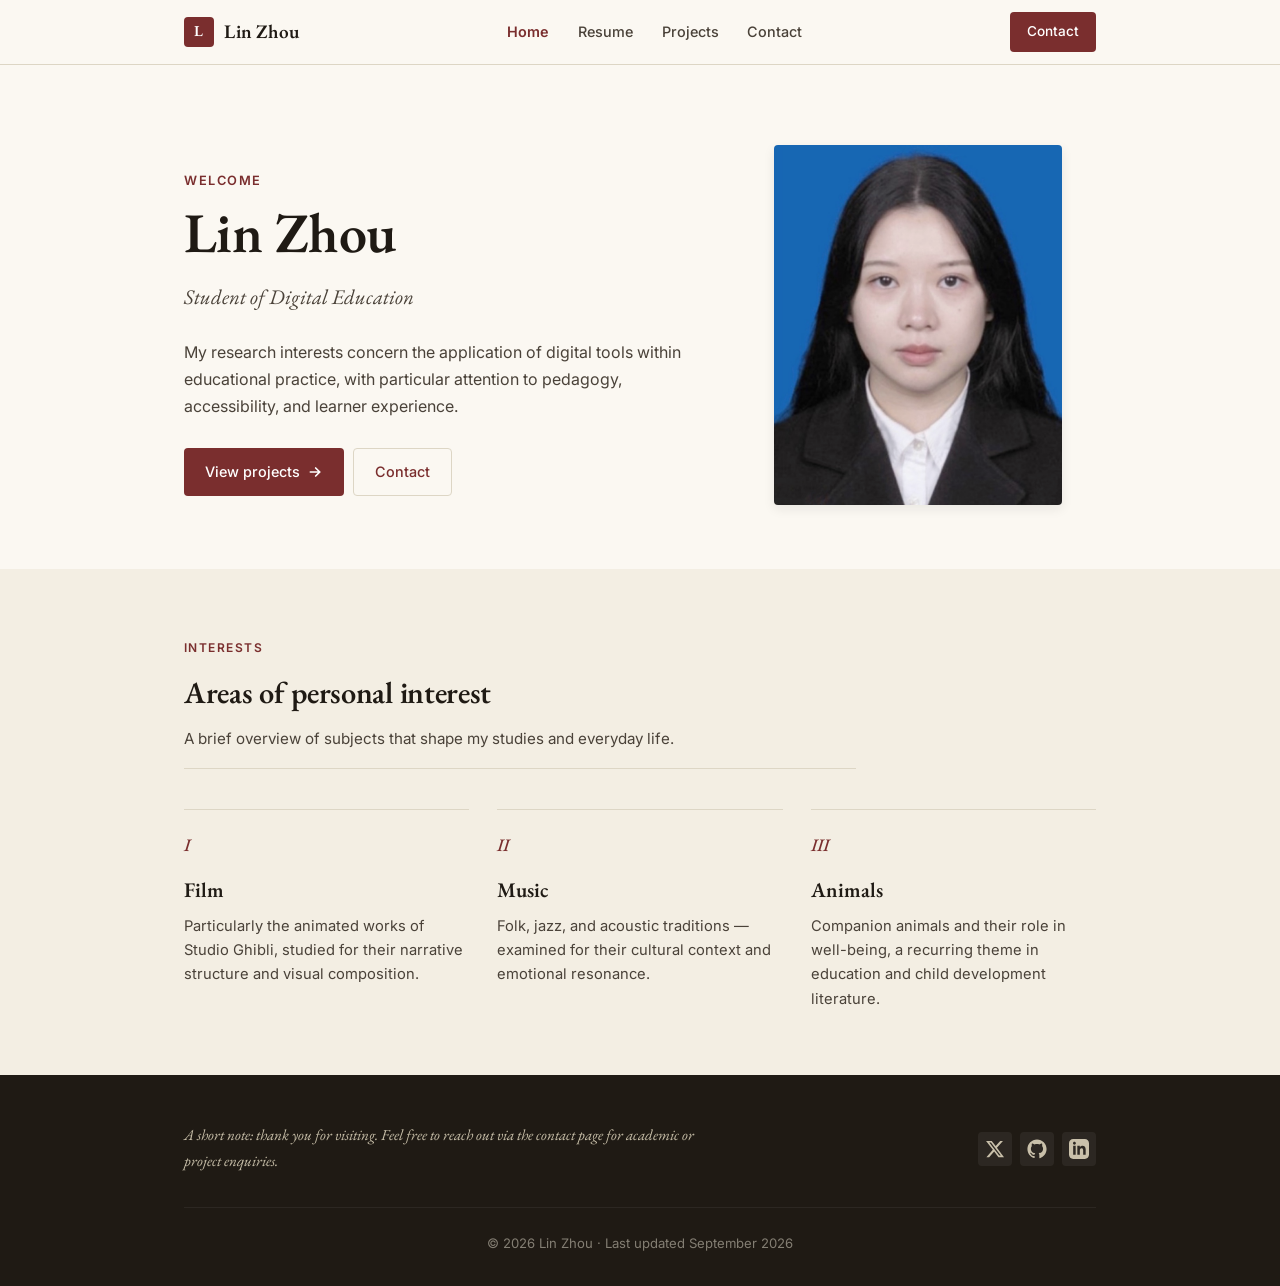
<file: index.html>
<!DOCTYPE html>
<html lang="en">
<head>
  <meta charset="UTF-8" />
  <meta name="viewport" content="width=device-width, initial-scale=1.0" />
  <title>Lin Zhou — Personal Website</title>
  <meta name="description" content="Hi, I'm Lin Zhou — a new student in Digital Education. Welcome to my little corner of the internet." />
  <link rel="stylesheet" href="styles.css" />
  <link rel="preconnect" href="https://fonts.googleapis.com">
  <link rel="preconnect" href="https://fonts.gstatic.com" crossorigin>
  <link href="https://fonts.googleapis.com/css2?family=EB+Garamond:wght@400;500;600;700&family=Inter:wght@400;500;600;700&display=swap" rel="stylesheet">
</head>
<body>

  <!-- Navbar -->
  <header class="nav">
    <div class="container nav-inner">
      <a href="index.html" class="nav-brand"><span class="dot">L</span> Lin Zhou</a>
      <nav class="nav-links">
        <a href="index.html" class="active">Home</a>
        <a href="resume.html">Resume</a>
        <a href="projects.html">Projects</a>
        <a href="contact.html">Contact</a>
      </nav>
      <a href="contact.html" class="nav-cta">Contact</a>
      <button id="menuBtn" class="menu-btn" aria-label="Toggle menu">
        <svg width="26" height="26" viewBox="0 0 24 24" fill="none" stroke="currentColor" stroke-width="2" stroke-linecap="round"><path d="M4 6h16M4 12h16M4 18h16"/></svg>
      </button>
    </div>
    <div id="mobileMenu" class="mobile-menu">
      <a href="index.html">Home</a>
      <a href="resume.html">Resume</a>
      <a href="projects.html">Projects</a>
      <a href="contact.html">Contact</a>
    </div>
  </header>

  <!-- Hero -->
  <section class="hero">
    <div class="container hero-grid">
      <div class="hero-text reveal">
        <p class="greeting">Welcome</p>
        <h1>Lin Zhou</h1>
        <p class="title">Student of Digital Education</p>
        <p>
          My research interests concern the application of digital tools within educational practice, with particular attention to pedagogy, accessibility, and learner experience.
        </p>
        <div class="hero-actions">
          <a href="projects.html" class="btn btn-primary">View projects
            <svg width="16" height="16" viewBox="0 0 24 24" fill="none" stroke="currentColor" stroke-width="2.5" stroke-linecap="round"><path d="M5 12h14M13 6l6 6-6 6"/></svg>
          </a>
          <a href="contact.html" class="btn btn-outline">Contact</a>
        </div>
      </div>
      <div class="hero-photo reveal">
        <span class="blob"></span>
        <img src="lin-zhou.jpg" alt="Portrait of Lin Zhou" />
      </div>
    </div>
  </section>

  <!-- Three things I like -->
  <section class="section" style="background: var(--cream-dark);">
    <div class="container">
      <div class="section-head reveal">
        <span class="eyebrow">Interests</span>
        <h2>Areas of personal interest</h2>
        <p>A brief overview of subjects that shape my studies and everyday life.</p>
      </div>
      <div class="likes-grid">
        <div class="like-card reveal">
          <div class="like-icon">I</div>
          <h3>Film</h3>
          <p>Particularly the animated works of Studio Ghibli, studied for their narrative structure and visual composition.</p>
        </div>
        <div class="like-card reveal" style="transition-delay:.1s">
          <div class="like-icon">II</div>
          <h3>Music</h3>
          <p>Folk, jazz, and acoustic traditions — examined for their cultural context and emotional resonance.</p>
        </div>
        <div class="like-card reveal" style="transition-delay:.2s">
          <div class="like-icon">III</div>
          <h3>Animals</h3>
          <p>Companion animals and their role in well-being, a recurring theme in education and child development literature.</p>
        </div>
      </div>
    </div>
  </section>

  <!-- Footer -->
  <footer class="footer">
    <div class="container">
      <div class="footer-inner">
        <div class="footer-fun">A short note: thank you for visiting. Feel free to reach out via the contact page for academic or project enquiries.</div>
        <div class="footer-social">
          <a href="#" aria-label="Twitter"><svg width="20" height="20" fill="currentColor" viewBox="0 0 24 24"><path d="M18.244 2.25h3.308l-7.227 8.26 8.502 11.24H16.17l-5.214-6.817L4.99 21.75H1.68l7.73-8.835L1.254 2.25H8.08l4.713 6.231zm-1.161 17.52h1.833L7.084 4.126H5.117z"/></svg></a>
          <a href="#" aria-label="GitHub"><svg width="20" height="20" fill="currentColor" viewBox="0 0 24 24"><path d="M12 .5C5.65.5.5 5.65.5 12c0 5.08 3.29 9.39 7.86 10.91.58.1.79-.25.79-.56v-2.02c-3.2.7-3.87-1.37-3.87-1.37-.52-1.32-1.27-1.67-1.27-1.67-1.04-.71.08-.7.08-.7 1.15.08 1.76 1.18 1.76 1.18 1.02 1.75 2.68 1.25 3.34.96.1-.74.4-1.25.72-1.54-2.55-.29-5.24-1.28-5.24-5.69 0-1.26.45-2.29 1.18-3.1-.12-.29-.51-1.46.11-3.05 0 0 .96-.31 3.15 1.18.91-.25 1.89-.38 2.86-.39.97 0 1.95.13 2.86.39 2.19-1.49 3.15-1.18 3.15-1.18.62 1.59.23 2.76.11 3.05.74.81 1.18 1.84 1.18 3.1 0 4.42-2.69 5.4-5.25 5.69.41.36.77 1.06.77 2.14v3.17c0 .31.21.67.8.56C20.21 21.39 23.5 17.08 23.5 12 23.5 5.65 18.35.5 12 .5z"/></svg></a>
          <a href="#" aria-label="LinkedIn"><svg width="20" height="20" fill="currentColor" viewBox="0 0 24 24"><path d="M19 0h-14c-2.76 0-5 2.24-5 5v14c0 2.76 2.24 5 5 5h14c2.76 0 5-2.24 5-5v-14c0-2.76-2.24-5-5-5zM8 19h-3v-11h3v11zm-1.5-12.25c-.97 0-1.75-.79-1.75-1.75s.78-1.75 1.75-1.75 1.75.79 1.75 1.75-.78 1.75-1.75 1.75zm13.5 12.25h-3v-5.6c0-3.37-4-3.12-4 0v5.6h-3v-11h3v1.77c1.4-2.59 7-2.78 7 2.48v6.75z"/></svg></a>
        </div>
      </div>
      <div class="footer-bottom">© 2026 Lin Zhou · Last updated September 2026</div>
    </div>
  </footer>

  <script src="script.js" defer></script>
</body>
</html>
</file>
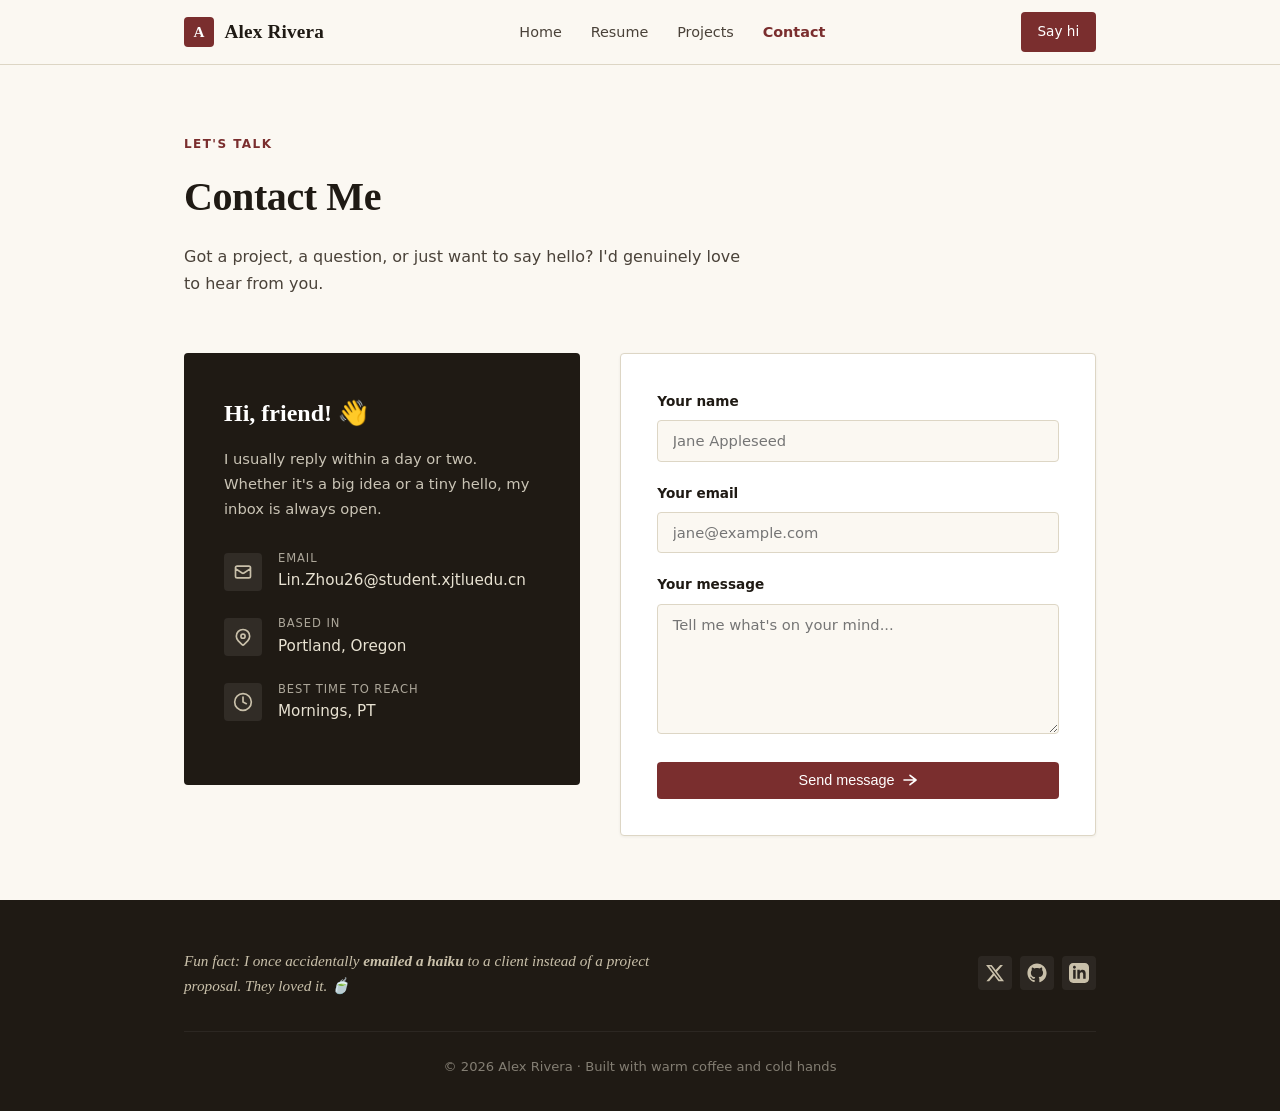
<file: contact.html>
<!DOCTYPE html>
<html lang="en">
<head>
  <meta charset="UTF-8" />
  <meta name="viewport" content="width=device-width, initial-scale=1.0" />
  <title>Contact — Alex Rivera</title>
  <meta name="description" content="Get in touch with Alex Rivera." />
  <link rel="stylesheet" href="styles.css" />
  <link rel="preconnect" href="https://fonts.googleapis.com">
  <link rel="preconnect" href="https://fonts.gstatic.com" crossorigin>
  <link href="https://fonts.googleapis.com/css2?family=Plus+Jakarta+Sans:wght@400;500;600;700;800&display=swap" rel="stylesheet">
</head>
<body>

  <!-- Navbar -->
  <header class="nav">
    <div class="container nav-inner">
      <a href="index.html" class="nav-brand"><span class="dot">A</span> Alex Rivera</a>
      <nav class="nav-links">
        <a href="index.html">Home</a>
        <a href="resume.html">Resume</a>
        <a href="projects.html">Projects</a>
        <a href="contact.html" class="active">Contact</a>
      </nav>
      <a href="contact.html" class="nav-cta">Say hi</a>
      <button id="menuBtn" class="menu-btn" aria-label="Toggle menu">
        <svg width="26" height="26" viewBox="0 0 24 24" fill="none" stroke="currentColor" stroke-width="2" stroke-linecap="round"><path d="M4 6h16M4 12h16M4 18h16"/></svg>
      </button>
    </div>
    <div id="mobileMenu" class="mobile-menu">
      <a href="index.html">Home</a>
      <a href="resume.html">Resume</a>
      <a href="projects.html">Projects</a>
      <a href="contact.html">Contact</a>
    </div>
  </header>

  <!-- Page head -->
  <section class="page-head">
    <div class="container">
      <span class="eyebrow">Let's talk</span>
      <h1>Contact Me</h1>
      <p>Got a project, a question, or just want to say hello? I'd genuinely love to hear from you.</p>
    </div>
  </section>

  <!-- Contact -->
  <section class="section" style="padding-top:1rem;">
    <div class="container">
      <div class="contact-grid">
        <!-- Info card -->
        <div class="contact-info-card reveal">
          <h2>Hi, friend! 👋</h2>
          <p>I usually reply within a day or two. Whether it's a big idea or a tiny hello, my inbox is always open.</p>
          <div class="contact-item">
            <div class="ic">
              <svg width="20" height="20" fill="none" stroke="currentColor" stroke-width="2" viewBox="0 0 24 24"><path stroke-linecap="round" stroke-linejoin="round" d="M3 8l7.89 5.26a2 2 0 002.22 0L21 8M5 19h14a2 2 0 002-2V7a2 2 0 00-2-2H5a2 2 0 00-2 2v10a2 2 0 002 2z"/></svg>
            </div>
            <div><div class="lbl">Email</div><div class="val">Lin.Zhou26@student.xjtluedu.cn</div></div>
          </div>
          <div class="contact-item">
            <div class="ic">
              <svg width="20" height="20" fill="none" stroke="currentColor" stroke-width="2" viewBox="0 0 24 24"><path stroke-linecap="round" stroke-linejoin="round" d="M17.657 16.657L13.414 20.9a2 2 0 01-2.827 0l-4.244-4.243a8 8 0 1111.314 0z"/><circle cx="12" cy="11" r="2.5"/></svg>
            </div>
            <div><div class="lbl">Based in</div><div class="val">Portland, Oregon</div></div>
          </div>
          <div class="contact-item">
            <div class="ic">
              <svg width="20" height="20" fill="none" stroke="currentColor" stroke-width="2" viewBox="0 0 24 24"><circle cx="12" cy="12" r="10"/><path stroke-linecap="round" stroke-linejoin="round" d="M12 6v6l4 2"/></svg>
            </div>
            <div><div class="lbl">Best time to reach</div><div class="val">Mornings, PT</div></div>
          </div>
        </div>

        <!-- Form -->
        <div class="form-card reveal" style="transition-delay:.1s">
          <form id="contactForm">
            <div class="form-group">
              <label for="name">Your name</label>
              <input id="name" name="name" type="text" placeholder="Jane Appleseed" required />
            </div>
            <div class="form-group">
              <label for="email">Your email</label>
              <input id="email" name="email" type="email" placeholder="jane@example.com" required />
            </div>
            <div class="form-group">
              <label for="message">Your message</label>
              <textarea id="message" name="message" placeholder="Tell me what's on your mind..." required></textarea>
            </div>
            <button type="submit" class="btn btn-primary" style="width:100%; justify-content:center;">
              Send message
              <svg width="16" height="16" fill="none" stroke="currentColor" stroke-width="2.5" viewBox="0 0 24 24"><path stroke-linecap="round" stroke-linejoin="round" d="M12 19l9-7-9-7M21 12H3"/></svg>
            </button>
            <div id="formMsg" class="form-msg">Thanks for reaching out! I'll get back to you soon. 🌿</div>
          </form>
        </div>
      </div>
    </div>
  </section>

  <!-- Footer -->
  <footer class="footer">
    <div class="container">
      <div class="footer-inner">
        <div class="footer-fun">Fun fact: I once accidentally <strong> emailed a haiku </strong> to a client instead of a project proposal. They loved it. 🍵</div>
        <div class="footer-social">
          <a href="#" aria-label="Twitter"><svg width="20" height="20" fill="currentColor" viewBox="0 0 24 24"><path d="M18.244 2.25h3.308l-7.227 8.26 8.502 11.24H16.17l-5.214-6.817L4.99 21.75H1.68l7.73-8.835L1.254 2.25H8.08l4.713 6.231zm-1.161 17.52h1.833L7.084 4.126H5.117z"/></svg></a>
          <a href="#" aria-label="GitHub"><svg width="20" height="20" fill="currentColor" viewBox="0 0 24 24"><path d="M12 .5C5.65.5.5 5.65.5 12c0 5.08 3.29 9.39 7.86 10.91.58.1.79-.25.79-.56v-2.02c-3.2.7-3.87-1.37-3.87-1.37-.52-1.32-1.27-1.67-1.27-1.67-1.04-.71.08-.7.08-.7 1.15.08 1.76 1.18 1.76 1.18 1.02 1.75 2.68 1.25 3.34.96.1-.74.4-1.25.72-1.54-2.55-.29-5.24-1.28-5.24-5.69 0-1.26.45-2.29 1.18-3.1-.12-.29-.51-1.46.11-3.05 0 0 .96-.31 3.15 1.18.91-.25 1.89-.38 2.86-.39.97 0 1.95.13 2.86.39 2.19-1.49 3.15-1.18 3.15-1.18.62 1.59.23 2.76.11 3.05.74.81 1.18 1.84 1.18 3.1 0 4.42-2.69 5.4-5.25 5.69.41.36.77 1.06.77 2.14v3.17c0 .31.21.67.8.56C20.21 21.39 23.5 17.08 23.5 12 23.5 5.65 18.35.5 12 .5z"/></svg></a>
          <a href="#" aria-label="LinkedIn"><svg width="20" height="20" fill="currentColor" viewBox="0 0 24 24"><path d="M19 0h-14c-2.76 0-5 2.24-5 5v14c0 2.76 2.24 5 5 5h14c2.76 0 5-2.24 5-5v-14c0-2.76-2.24-5-5-5zM8 19h-3v-11h3v11zm-1.5-12.25c-.97 0-1.75-.79-1.75-1.75s.78-1.75 1.75-1.75 1.75.79 1.75 1.75-.78 1.75-1.75 1.75zm13.5 12.25h-3v-5.6c0-3.37-4-3.12-4 0v5.6h-3v-11h3v1.77c1.4-2.59 7-2.78 7 2.48v6.75z"/></svg></a>
        </div>
      </div>
      <div class="footer-bottom">© 2026 Alex Rivera · Built with warm coffee and cold hands</div>
    </div>
  </footer>

  <script src="script.js" defer></script>
</body>
</html>
</file>
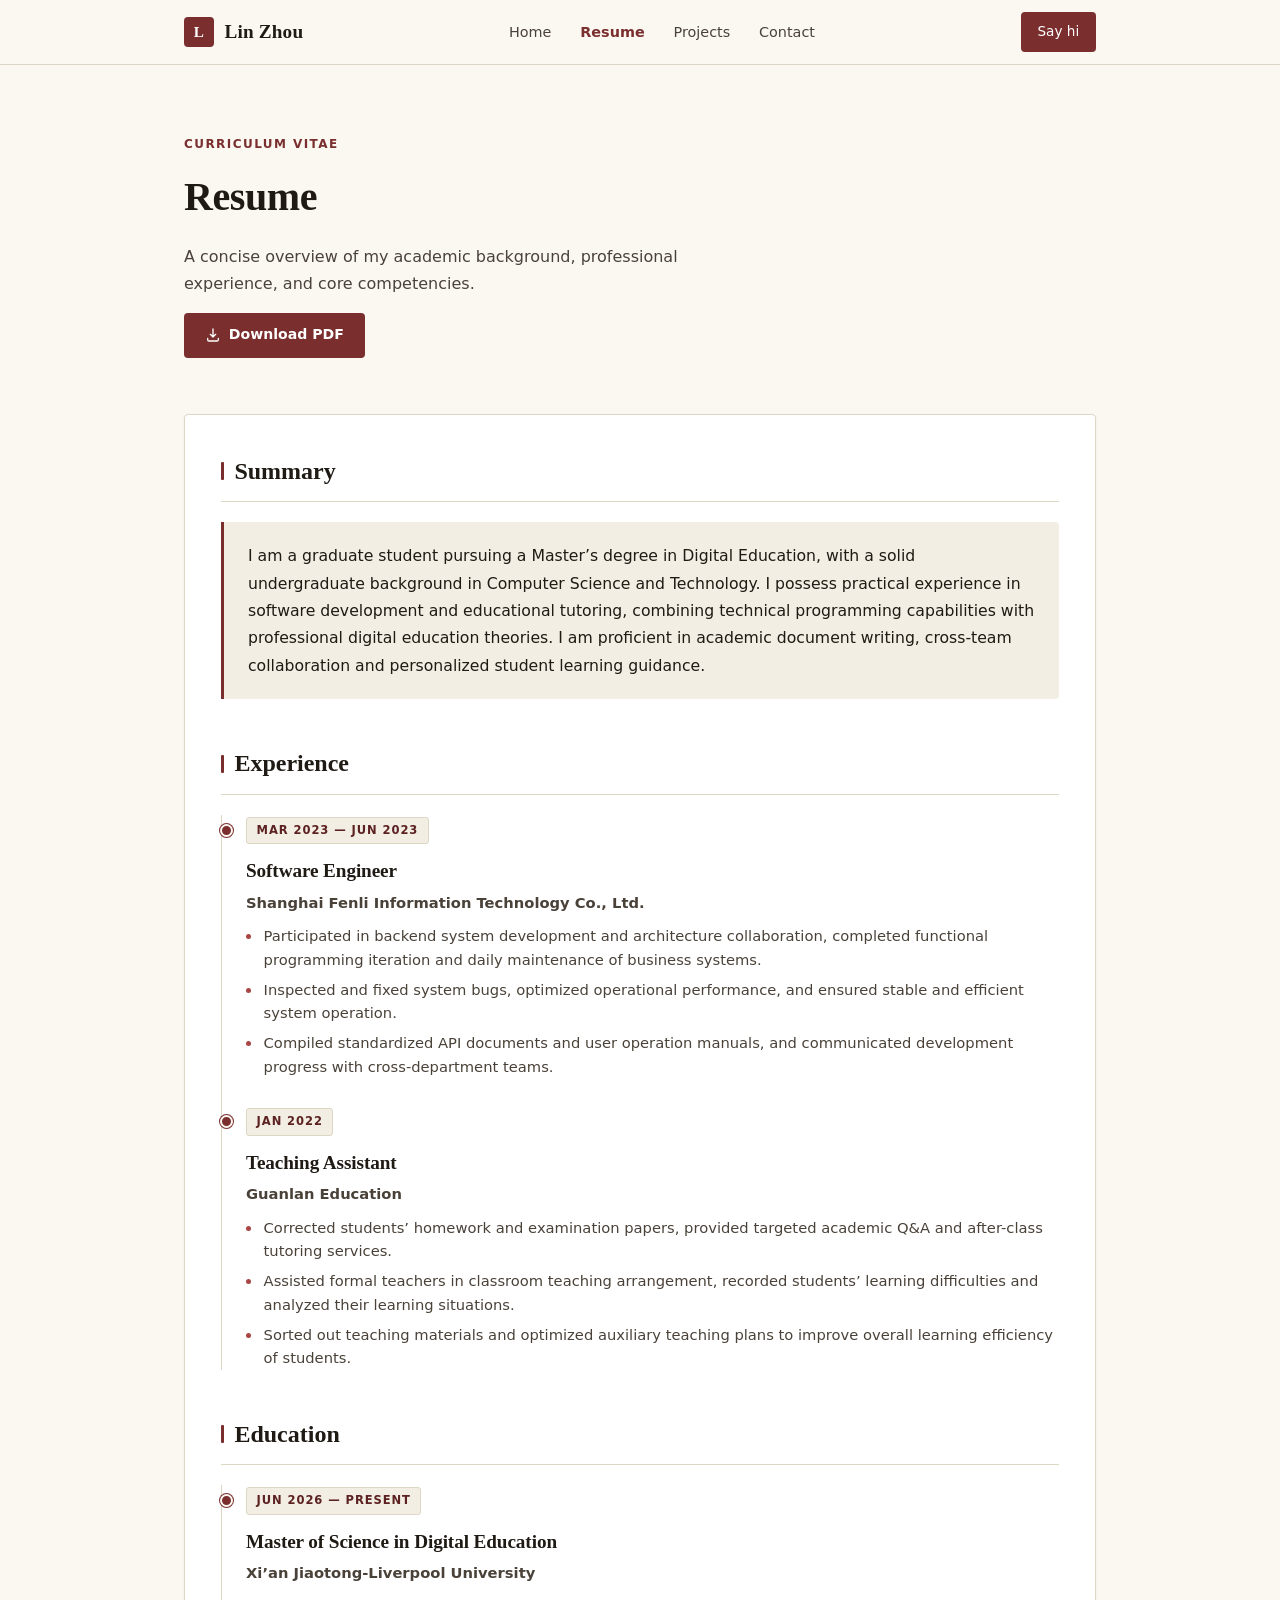
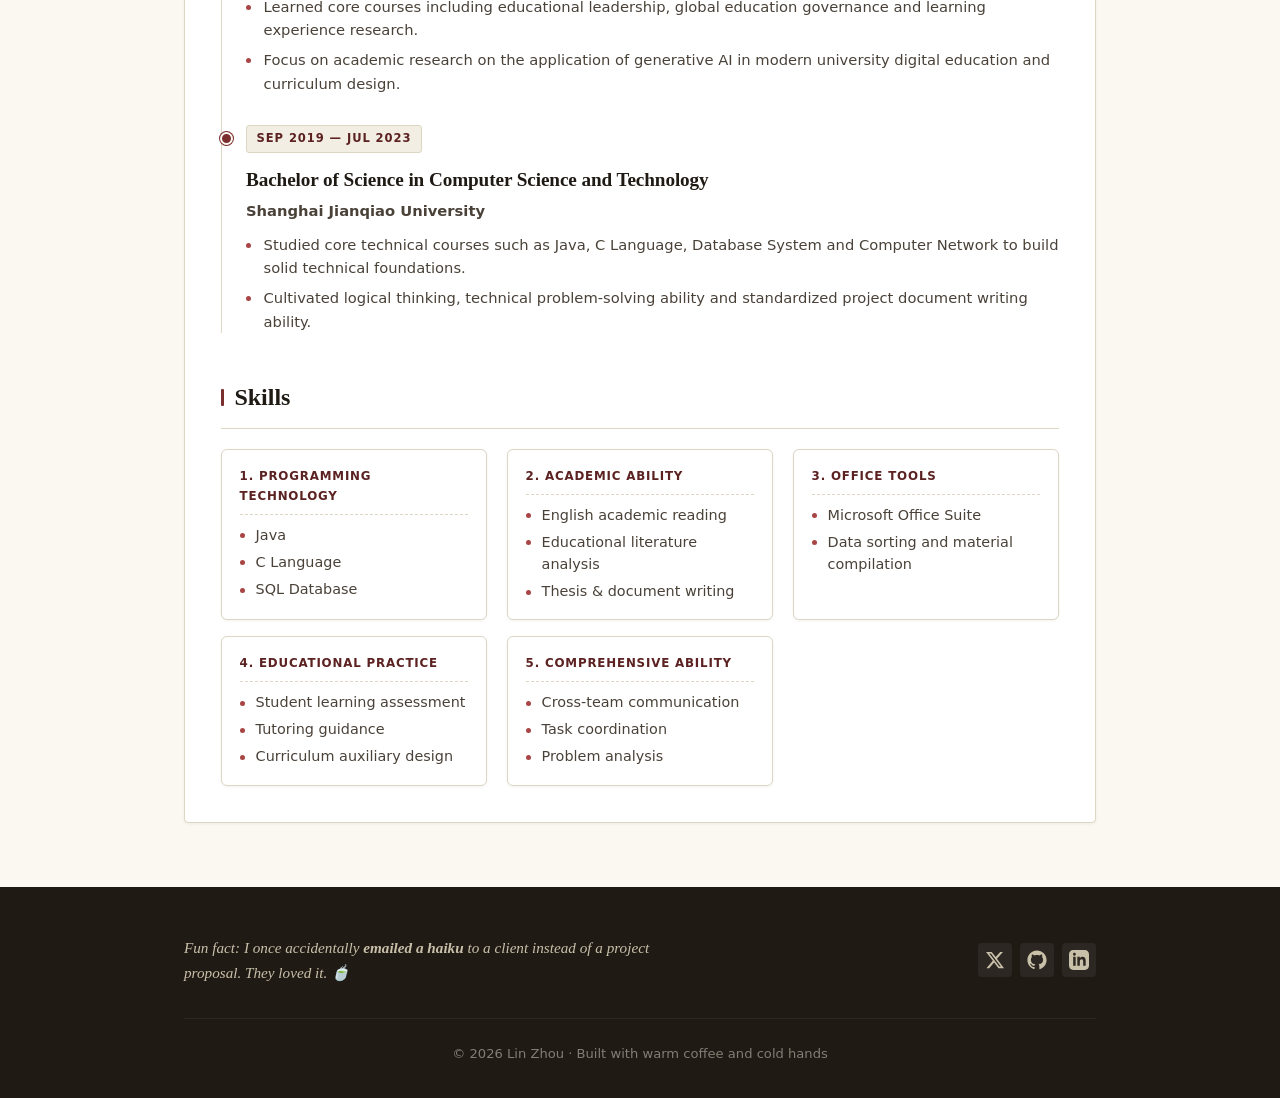
<file: resume.html>
<!DOCTYPE html>
<html lang="en">
<head>
  <meta charset="UTF-8" />
  <meta name="viewport" content="width=device-width, initial-scale=1.0" />
  <title>Resume — Lin Zhou</title>
  <meta name="description" content="The resume of Lin Zhou — graduate student in Digital Education with a background in Computer Science." />
  <link rel="stylesheet" href="styles.css" />
  <link rel="preconnect" href="https://fonts.googleapis.com">
  <link rel="preconnect" href="https://fonts.gstatic.com" crossorigin>
  <link href="https://fonts.googleapis.com/css2?family=Plus+Jakarta+Sans:wght@400;500;600;700;800&display=swap" rel="stylesheet">
</head>
<body>

  <!-- Navbar -->
  <header class="nav">
    <div class="container nav-inner">
      <a href="index.html" class="nav-brand"><span class="dot">L</span> Lin Zhou</a>
      <nav class="nav-links">
        <a href="index.html">Home</a>
        <a href="resume.html" class="active">Resume</a>
        <a href="projects.html">Projects</a>
        <a href="contact.html">Contact</a>
      </nav>
      <a href="contact.html" class="nav-cta">Say hi</a>
      <button id="menuBtn" class="menu-btn" aria-label="Toggle menu">
        <svg width="26" height="26" viewBox="0 0 24 24" fill="none" stroke="currentColor" stroke-width="2" stroke-linecap="round"><path d="M4 6h16M4 12h16M4 18h16"/></svg>
      </button>
    </div>
    <div id="mobileMenu" class="mobile-menu">
      <a href="index.html">Home</a>
      <a href="resume.html">Resume</a>
      <a href="projects.html">Projects</a>
      <a href="contact.html">Contact</a>
    </div>
  </header>

  <!-- Page head -->
  <section class="page-head">
    <div class="container">
      <span class="eyebrow">Curriculum Vitae</span>
      <h1>Resume</h1>
      <p>A concise overview of my academic background, professional experience, and core competencies.</p>
      <a class="resume-dl" href="resume.pdf" download="Lin-Zhou-Resume.pdf">
        <svg viewBox="0 0 24 24" fill="none" stroke="currentColor" stroke-width="2" stroke-linecap="round" stroke-linejoin="round" aria-hidden="true"><path d="M12 3v12m0 0l-4-4m4 4l4-4"/><path d="M4 17v2a2 2 0 0 0 2 2h12a2 2 0 0 0 2-2v-2"/></svg>
        Download PDF
      </a>
    </div>
  </section>

  <!-- Resume body -->
  <section class="section" style="padding-top:1rem;">
    <div class="container">
      <div class="card reveal">

        <!-- 1. Summary -->
        <div class="resume-block">
          <h2><span class="bar"></span>Summary</h2>
          <p class="resume-summary">
            I am a graduate student pursuing a Master’s degree in Digital Education, with a solid undergraduate background in Computer Science and Technology. I possess practical experience in software development and educational tutoring, combining technical programming capabilities with professional digital education theories. I am proficient in academic document writing, cross-team collaboration and personalized student learning guidance.
          </p>
        </div>

        <!-- 2. Experience -->
        <div class="resume-block">
          <h2><span class="bar"></span>Experience</h2>
          <div class="timeline">
            <div class="timeline-item">
              <div class="date">Mar 2023 — Jun 2023</div>
              <h3>Software Engineer</h3>
              <div class="org">Shanghai Fenli Information Technology Co., Ltd.</div>
              <ul class="resume-bullets">
                <li>Participated in backend system development and architecture collaboration, completed functional programming iteration and daily maintenance of business systems.</li>
                <li>Inspected and fixed system bugs, optimized operational performance, and ensured stable and efficient system operation.</li>
                <li>Compiled standardized API documents and user operation manuals, and communicated development progress with cross-department teams.</li>
              </ul>
            </div>
            <div class="timeline-item">
              <div class="date">Jan 2022</div>
              <h3>Teaching Assistant</h3>
              <div class="org">Guanlan Education</div>
              <ul class="resume-bullets">
                <li>Corrected students’ homework and examination papers, provided targeted academic Q&amp;A and after-class tutoring services.</li>
                <li>Assisted formal teachers in classroom teaching arrangement, recorded students’ learning difficulties and analyzed their learning situations.</li>
                <li>Sorted out teaching materials and optimized auxiliary teaching plans to improve overall learning efficiency of students.</li>
              </ul>
            </div>
          </div>
        </div>

        <!-- 3. Education -->
        <div class="resume-block">
          <h2><span class="bar"></span>Education</h2>
          <div class="timeline">
            <div class="timeline-item">
              <div class="date">Jun 2026 — Present</div>
              <h3>Master of Science in Digital Education</h3>
              <div class="org">Xi’an Jiaotong-Liverpool University</div>
              <ul class="resume-bullets">
                <li>Learned core courses including educational leadership, global education governance and learning experience research.</li>
                <li>Focus on academic research on the application of generative AI in modern university digital education and curriculum design.</li>
              </ul>
            </div>
            <div class="timeline-item">
              <div class="date">Sep 2019 — Jul 2023</div>
              <h3>Bachelor of Science in Computer Science and Technology</h3>
              <div class="org">Shanghai Jianqiao University</div>
              <ul class="resume-bullets">
                <li>Studied core technical courses such as Java, C Language, Database System and Computer Network to build solid technical foundations.</li>
                <li>Cultivated logical thinking, technical problem-solving ability and standardized project document writing ability.</li>
              </ul>
            </div>
          </div>
        </div>

        <!-- 4. Skills -->
        <div class="resume-block" style="margin-bottom:0;">
          <h2><span class="bar"></span>Skills</h2>
          <div class="skill-groups">
            <div class="skill-group">
              <h3>1. Programming Technology</h3>
              <ul><li>Java</li><li>C Language</li><li>SQL Database</li></ul>
            </div>
            <div class="skill-group">
              <h3>2. Academic Ability</h3>
              <ul><li>English academic reading</li><li>Educational literature analysis</li><li>Thesis &amp; document writing</li></ul>
            </div>
            <div class="skill-group">
              <h3>3. Office Tools</h3>
              <ul><li>Microsoft Office Suite</li><li>Data sorting and material compilation</li></ul>
            </div>
            <div class="skill-group">
              <h3>4. Educational Practice</h3>
              <ul><li>Student learning assessment</li><li>Tutoring guidance</li><li>Curriculum auxiliary design</li></ul>
            </div>
            <div class="skill-group">
              <h3>5. Comprehensive Ability</h3>
              <ul><li>Cross-team communication</li><li>Task coordination</li><li>Problem analysis</li></ul>
            </div>
          </div>
        </div>

      </div>
    </div>
  </section>

  <!-- Footer -->
  <footer class="footer">
    <div class="container">
      <div class="footer-inner">
        <div class="footer-fun">Fun fact: I once accidentally <strong> emailed a haiku </strong> to a client instead of a project proposal. They loved it. 🍵</div>
        <div class="footer-social">
          <a href="#" aria-label="Twitter"><svg width="20" height="20" fill="currentColor" viewBox="0 0 24 24"><path d="M18.244 2.25h3.308l-7.227 8.26 8.502 11.24H16.17l-5.214-6.817L4.99 21.75H1.68l7.73-8.835L1.254 2.25H8.08l4.713 6.231zm-1.161 17.52h1.833L7.084 4.126H5.117z"/></svg></a>
          <a href="#" aria-label="GitHub"><svg width="20" height="20" fill="currentColor" viewBox="0 0 24 24"><path d="M12 .5C5.65.5.5 5.65.5 12c0 5.08 3.29 9.39 7.86 10.91.58.1.79-.25.79-.56v-2.02c-3.2.7-3.87-1.37-3.87-1.37-.52-1.32-1.27-1.67-1.27-1.67-1.04-.71.08-.7.08-.7 1.15.08 1.76 1.18 1.76 1.18 1.02 1.75 2.68 1.25 3.34.96.1-.74.4-1.25.72-1.54-2.55-.29-5.24-1.28-5.24-5.69 0-1.26.45-2.29 1.18-3.1-.12-.29-.51-1.46.11-3.05 0 0 .96-.31 3.15 1.18.91-.25 1.89-.38 2.86-.39.97 0 1.95.13 2.86.39 2.19-1.49 3.15-1.18 3.15-1.18.62 1.59.23 2.76.11 3.05.74.81 1.18 1.84 1.18 3.1 0 4.42-2.69 5.4-5.25 5.69.41.36.77 1.06.77 2.14v3.17c0 .31.21.67.8.56C20.21 21.39 23.5 17.08 23.5 12 23.5 5.65 18.35.5 12 .5z"/></svg></a>
          <a href="#" aria-label="LinkedIn"><svg width="20" height="20" fill="currentColor" viewBox="0 0 24 24"><path d="M19 0h-14c-2.76 0-5 2.24-5 5v14c0 2.76 2.24 5 5 5h14c2.76 0 5-2.24 5-5v-14c0-2.76-2.24-5-5-5zM8 19h-3v-11h3v11zm-1.5-12.25c-.97 0-1.75-.79-1.75-1.75s.78-1.75 1.75-1.75 1.75.79 1.75 1.75-.78 1.75-1.75 1.75zm13.5 12.25h-3v-5.6c0-3.37-4-3.12-4 0v5.6h-3v-11h3v1.77c1.4-2.59 7-2.78 7 2.48v6.75z"/></svg></a>
        </div>
      </div>
      <div class="footer-bottom">© 2026 Lin Zhou · Built with warm coffee and cold hands</div>
    </div>
  </footer>

  <script src="script.js" defer></script>
</body>
</html>
</file>
<file: styles.css>
/* ===== Personal Website — Shared Styles ===== */
:root {
  --cream: #FBF8F2;
  --cream-dark: #F3EEE3;
  --coral: #7A2E2E;
  --coral-dark: #5C2222;
  --coral-light: #A84545;
  --amber: #8A6A2A;
  --sage: #4A5A3A;
  --text: #1F1A14;
  --text-light: #4A4239;
  --card: #FFFFFF;
  --border: #DDD6C5;
  --shadow: 0 1px 3px rgba(31, 26, 20, 0.06);
  --shadow-lg: 0 4px 12px rgba(31, 26, 20, 0.08);
  --serif: 'EB Garamond', Georgia, 'Times New Roman', serif;
  --sans: 'Inter', system-ui, -apple-system, sans-serif;
}

* { margin: 0; padding: 0; box-sizing: border-box; }

html { scroll-behavior: smooth; }

body {
  font-family: var(--sans);
  color: var(--text);
  background: var(--cream);
  line-height: 1.7;
  -webkit-font-smoothing: antialiased;
}

.container { max-width: 960px; margin: 0 auto; padding: 0 1.5rem; }

/* ===== Navbar ===== */
.nav {
  position: sticky; top: 0; z-index: 50;
  background: rgba(251, 248, 242, 0.95);
  backdrop-filter: blur(10px);
  border-bottom: 1px solid var(--border);
}
.nav-inner {
  display: flex; align-items: center; justify-content: space-between;
  height: 64px;
}
.nav-brand {
  display: flex; align-items: center; gap: 0.65rem;
  font-family: var(--serif); font-weight: 600; font-size: 1.2rem; color: var(--text); text-decoration: none; letter-spacing: 0.01em;
}
.nav-brand .dot {
  width: 30px; height: 30px; border-radius: 4px;
  background: var(--coral);
  display: grid; place-items: center; color: #fff; font-family: var(--serif); font-size: 0.95rem; font-weight: 600;
}
.nav-links { display: flex; align-items: center; gap: 0.1rem; }
.nav-links a {
  text-decoration: none; color: var(--text-light); font-weight: 500; font-size: 0.9rem;
  padding: 0.45rem 0.85rem; border-radius: 4px; transition: color 0.2s;
}
.nav-links a:hover { color: var(--coral); }
.nav-links a.active { color: var(--coral); font-weight: 600; }
.nav-cta {
  background: var(--coral); color: #fff; padding: 0.5rem 1.05rem; border-radius: 4px;
  text-decoration: none; font-weight: 500; font-size: 0.85rem; transition: background 0.2s;
}
.nav-cta:hover { background: var(--coral-dark); }
.menu-btn { display: none; background: none; border: none; cursor: pointer; padding: 0.5rem; border-radius: 4px; }
.menu-btn:hover { color: var(--coral); }
.mobile-menu { display: none; padding: 0.75rem 1.5rem 1.25rem; flex-direction: column; gap: 0.1rem; }
.mobile-menu.open { display: flex; }
.mobile-menu a {
  text-decoration: none; color: var(--text); font-weight: 500; padding: 0.65rem 0.85rem;
  border-radius: 4px;
}
.mobile-menu a:hover { color: var(--coral); }

/* ===== Buttons ===== */
.btn {
  display: inline-flex; align-items: center; gap: 0.45rem;
  padding: 0.65rem 1.3rem; border-radius: 4px; font-weight: 500; font-size: 0.9rem;
  text-decoration: none; border: none; cursor: pointer; transition: background 0.2s, border-color 0.2s;
}
.btn-primary { background: var(--coral); color: #fff; }
.btn-primary:hover { background: var(--coral-dark); }
.btn-outline { background: transparent; color: var(--coral); border: 1px solid var(--border); }
.btn-outline:hover { border-color: var(--coral); }

/* ===== Hero (Homepage) ===== */
.hero { padding: 5rem 0 4rem; }
.hero-grid { display: grid; grid-template-columns: 1.4fr 1fr; gap: 3.5rem; align-items: center; }
.hero-text .greeting { color: var(--coral); font-family: var(--sans); font-weight: 600; font-size: 0.8rem; text-transform: uppercase; letter-spacing: 0.12em; margin-bottom: 0.6rem; }
.hero-text h1 { font-family: var(--serif); font-size: 3.5rem; font-weight: 600; line-height: 1.1; margin: 0 0 0.5rem; letter-spacing: -0.01em; }
.hero-text .title { color: var(--text-light); font-family: var(--serif); font-style: italic; font-weight: 400; font-size: 1.3rem; margin-bottom: 1.5rem; }
.hero-text p { color: var(--text-light); font-size: 1rem; margin-top: 1rem; max-width: 32rem; }
.hero-actions { display: flex; gap: 0.6rem; margin-top: 1.75rem; flex-wrap: wrap; }
.hero-photo { display: flex; justify-content: center; position: relative; }
.hero-photo .blob { display: none; }
.hero-photo img {
  position: relative; z-index: 1;
  width: 18rem; max-width: 100%; aspect-ratio: 4/5; object-fit: cover;
  border-radius: 4px; box-shadow: var(--shadow-lg);
  filter: grayscale(20%) contrast(0.96);
}

/* ===== Section headings ===== */
.section { padding: 4rem 0; }
.section-head { max-width: 42rem; margin: 0 0 2.5rem; padding-bottom: 1rem; border-bottom: 1px solid var(--border); }
.section-head .eyebrow {
  color: var(--coral); font-family: var(--sans); font-weight: 600; font-size: 0.75rem; text-transform: uppercase; letter-spacing: 0.12em;
}
.section-head h2 { font-family: var(--serif); font-size: 1.9rem; font-weight: 600; margin: 0.4rem 0 0; letter-spacing: -0.01em; }
.section-head p { color: var(--text-light); margin-top: 0.5rem; font-size: 0.95rem; }

/* ===== Likes (3 things) ===== */
.likes-grid { display: grid; grid-template-columns: repeat(3, 1fr); gap: 1.75rem; }
.like-card {
  background: transparent; padding: 0; border-top: 1px solid var(--border);
  padding-top: 1.25rem;
}
.like-icon {
  font-family: var(--serif); font-style: italic; color: var(--coral); font-size: 1.1rem; margin-bottom: 0.75rem;
  font-weight: 500;
}
.like-card h3 { font-family: var(--serif); font-size: 1.3rem; font-weight: 600; margin-bottom: 0.4rem; }
.like-card p { color: var(--text-light); font-size: 0.92rem; line-height: 1.65; }

/* ===== Footer ===== */
.footer { background: var(--text); color: #E8E2D2; padding: 3rem 0 2rem; }
.footer-inner { display: flex; justify-content: space-between; align-items: center; gap: 2rem; flex-wrap: wrap; }
.footer-fun {
  font-family: var(--serif); font-style: italic; font-size: 0.95rem; color: #C9C0AA; max-width: 32rem;
}
.footer-social { display: flex; gap: 0.5rem; }
.footer-social a {
  width: 34px; height: 34px; border-radius: 4px; background: rgba(255,255,255,0.06);
  display: grid; place-items: center; color: #C9C0AA; text-decoration: none; transition: background 0.2s, color 0.2s;
}
.footer-social a:hover { background: rgba(255,255,255,0.10); color: #fff; }
.footer-bottom { text-align: center; margin-top: 2rem; padding-top: 1.5rem; border-top: 1px solid rgba(255,255,255,0.06); font-size: 0.82rem; color: rgba(232, 226, 210, 0.5); }

/* ===== Page header (sub-pages) ===== */
.page-head { padding: 4rem 0 2.5rem; }
.page-head .eyebrow { color: var(--coral); font-family: var(--sans); font-weight: 600; font-size: 0.75rem; text-transform: uppercase; letter-spacing: 0.12em; }
.page-head h1 { font-family: var(--serif); font-size: 2.5rem; font-weight: 600; margin: 0.4rem 0; letter-spacing: -0.01em; }
.page-head p { color: var(--text-light); max-width: 36rem; margin: 0.75rem 0 0; font-size: 1rem; }

/* ===== Resume ===== */
.resume-block { margin-bottom: 2.75rem; }
.resume-block:last-child { margin-bottom: 0; }
.resume-block h2 { font-family: var(--serif); font-size: 1.5rem; font-weight: 600; margin-bottom: 1.25rem; display: flex; align-items: center; gap: 0.65rem; padding-bottom: 0.6rem; border-bottom: 1px solid var(--border); }
.resume-block h2 .bar { width: 3px; height: 1.1rem; background: var(--coral); border-radius: 1px; }
.timeline { border-left: 1px solid var(--border); padding-left: 1.5rem; }
.timeline-item { position: relative; padding-bottom: 1.75rem; }
.timeline-item:last-child { padding-bottom: 0; }
.timeline-item::before {
  content: ''; position: absolute; left: -1.62rem; top: 0.55rem; width: 9px; height: 9px;
  border-radius: 50%; background: var(--coral); border: 2px solid var(--cream); box-shadow: 0 0 0 1px var(--coral);
}
.timeline-item .date {
  display: inline-block; color: var(--coral-dark); font-family: var(--sans); font-weight: 700;
  font-size: 0.72rem; text-transform: uppercase; letter-spacing: 0.08em;
  background: var(--cream-dark); border: 1px solid var(--border); border-radius: 3px;
  padding: 0.18rem 0.6rem; margin-bottom: 0.35rem;
}
.timeline-item h3 { font-family: var(--serif); font-size: 1.2rem; font-weight: 600; margin: 0.35rem 0 0.1rem; letter-spacing: -0.005em; }
.timeline-item .org { color: var(--text-light); font-size: 0.92rem; font-weight: 600; margin-bottom: 0.6rem; }
.timeline-item p { color: var(--text-light); font-size: 0.92rem; line-height: 1.65; }
.skill-tags { display: flex; flex-wrap: wrap; gap: 0.5rem; }
.skill-tag {
  background: var(--cream-dark); color: var(--text); font-weight: 500; font-size: 0.82rem;
  padding: 0.4rem 0.85rem; border-radius: 4px; border: 1px solid var(--border);
}

/* ===== Resume: clearly separated, academic sections ===== */
.resume-summary {
  background: var(--cream-dark); border-left: 3px solid var(--coral); border-radius: 0 4px 4px 0;
  padding: 1.25rem 1.5rem; color: var(--text); font-size: 0.98rem; line-height: 1.75; margin: 0;
}
.resume-bullets { margin: 0.4rem 0 0; padding: 0; list-style: none; color: var(--text-light); font-size: 0.92rem; line-height: 1.6; }
.resume-bullets li { position: relative; padding-left: 1.1rem; margin-bottom: 0.4rem; }
.resume-bullets li:last-child { margin-bottom: 0; }
.resume-bullets li::before {
  content: ''; position: absolute; left: 0; top: 0.62rem; width: 5px; height: 5px;
  border-radius: 50%; background: var(--coral-light);
}
.skill-groups { display: grid; grid-template-columns: repeat(3, 1fr); gap: 1rem 1.25rem; }
.skill-group {
  background: var(--card); border: 1px solid var(--border); border-radius: 6px;
  padding: 1rem 1.1rem 1.05rem; box-shadow: var(--shadow);
  display: flex; flex-direction: column; gap: 0.55rem;
}
.skill-group h3 {
  font-family: var(--sans); font-size: 0.74rem; font-weight: 700; text-transform: uppercase;
  letter-spacing: 0.07em; color: var(--coral-dark); margin: 0;
  padding-bottom: 0.5rem; border-bottom: 1px dashed var(--border);
}
.skill-group ul { margin: 0; padding: 0; list-style: none; color: var(--text-light); font-size: 0.9rem; line-height: 1.55; }
.skill-group ul li { position: relative; padding-left: 1rem; margin-bottom: 0.3rem; }
.skill-group ul li:last-child { margin-bottom: 0; }
.skill-group ul li::before {
  content: ''; position: absolute; left: 0; top: 0.6rem; width: 5px; height: 5px;
  border-radius: 50%; background: var(--coral-light);
}
@media (max-width: 760px) { .skill-groups { grid-template-columns: repeat(2, 1fr); } }
@media (max-width: 520px) { .skill-groups { grid-template-columns: 1fr; } }

/* Download button */
.resume-dl {
  display: inline-flex; align-items: center; gap: 0.5rem; margin-top: 1rem;
  background: var(--coral); color: #fff; text-decoration: none; font-weight: 600;
  font-size: 0.88rem; padding: 0.65rem 1.3rem; border-radius: 4px;
  transition: background 0.2s, transform 0.15s;
}
.resume-dl:hover { background: var(--coral-dark); transform: translateY(-1px); }
.resume-dl svg { width: 16px; height: 16px; }

/* ===== Print / PDF: clean resume only ===== */
@media print {
  @page { margin: 10mm; }
  body { background: #fff; color: #000; -webkit-print-color-adjust: exact; print-color-adjust: exact; }
  .nav, .footer, .menu-btn, .nav-cta, .resume-dl { display: none !important; }
  .page-head { padding: 0 0 0.6rem; border-bottom: 1px solid #ccc; margin-bottom: 0.9rem; }
  .page-head .eyebrow { font-size: 0.68rem; }
  .page-head h1 { font-size: 1.85rem; margin: 0.15rem 0; }
  .page-head p { font-size: 0.85rem; margin-top: 0.3rem; }
  .section { padding: 0 !important; }
  .card { border: none; box-shadow: none; padding: 0; background: #fff; }
  /* Sections flow continuously — no forced page breaks / blank gaps */
  .resume-block { margin-bottom: 1rem; break-inside: auto; page-break-inside: auto; }
  .resume-block h2 { font-size: 1.12rem; margin-bottom: 0.6rem; padding-bottom: 0.3rem; }
  .resume-summary { background: none; border-left: none; padding: 0; font-size: 0.9rem; line-height: 1.55; margin: 0; }
  .timeline { border-left-color: #bbb; }
  .timeline-item { padding-bottom: 0.85rem; break-inside: avoid; page-break-inside: avoid; }
  .timeline-item::before { background: #7A2E2E; border-color: #fff; box-shadow: 0 0 0 1px #7A2E2E; }
  .timeline-item .date { font-size: 0.66rem; padding: 0.1rem 0.45rem; background: #f3eee3; border-color: #ddd; color: #5C2222; }
  .timeline-item h3 { font-size: 1.02rem; }
  .timeline-item .org { font-size: 0.84rem; margin-bottom: 0.3rem; }
  .resume-bullets { font-size: 0.84rem; line-height: 1.45; }
  .resume-bullets li { margin-bottom: 0.2rem; }
  .skill-groups { gap: 0.5rem 0.8rem; }
  .skill-group { background: none; border: 1px solid #ddd; box-shadow: none; border-radius: 3px; padding: 0.6rem 0.75rem; break-inside: avoid; page-break-inside: avoid; }
  .skill-group h3 { font-size: 0.66rem; padding-bottom: 0.3rem; border-bottom-color: #ddd; }
  .skill-group ul { font-size: 0.8rem; line-height: 1.4; }
  .reveal { opacity: 1 !important; transform: none !important; }
}
.card {
  background: var(--card); border-radius: 4px; padding: 2.25rem; border: 1px solid var(--border); box-shadow: var(--shadow);
}

/* ===== Projects ===== */
.proj-grid { display: grid; grid-template-columns: repeat(2, 1fr); gap: 2rem; }
.proj-card {
  background: var(--card); border-radius: 4px; overflow: hidden; border: 1px solid var(--border);
  transition: box-shadow 0.2s, border-color 0.2s;
}
.proj-card:hover { box-shadow: var(--shadow-lg); border-color: var(--coral-light); }
.proj-thumb { height: 160px; display: grid; place-items: center; font-size: 2.4rem; font-family: var(--serif); color: #fff; }
.proj-thumb.a { background: var(--coral); }
.proj-thumb.b { background: var(--sage); }
.proj-thumb.c { background: var(--amber); }
.proj-thumb.d { background: var(--coral-light); }
.proj-body { padding: 1.5rem 1.75rem 1.75rem; }
.proj-body .meta { color: var(--coral); font-family: var(--sans); font-weight: 600; font-size: 0.72rem; text-transform: uppercase; letter-spacing: 0.1em; }
.proj-body h3 { font-family: var(--serif); font-size: 1.35rem; font-weight: 600; margin: 0.3rem 0; }
.proj-body p { color: var(--text-light); font-size: 0.92rem; margin-bottom: 1rem; line-height: 1.65; }
.proj-tags { display: flex; gap: 0.45rem; flex-wrap: wrap; }
.proj-tags span { background: var(--cream-dark); color: var(--text-light); font-size: 0.74rem; padding: 0.25rem 0.6rem; border-radius: 3px; font-weight: 500; }

/* ===== Contact ===== */
.contact-grid { display: grid; grid-template-columns: 1fr 1.2fr; gap: 2.5rem; align-items: start; }
.contact-info-card { background: var(--text); color: #E8E2D2; border-radius: 4px; padding: 2.5rem; }
.contact-info-card h2 { font-family: var(--serif); font-size: 1.5rem; font-weight: 600; margin-bottom: 0.75rem; color: #fff; }
.contact-info-card p { opacity: 0.85; margin-bottom: 1.75rem; font-size: 0.92rem; }
.contact-item { display: flex; align-items: center; gap: 1rem; margin-bottom: 1.25rem; }
.contact-item .ic { width: 38px; height: 38px; border-radius: 4px; background: rgba(255,255,255,0.08); display: grid; place-items: center; flex-shrink: 0; color: #C9C0AA; }
.contact-item .lbl { font-size: 0.72rem; opacity: 0.7; text-transform: uppercase; letter-spacing: 0.08em; }
.contact-item .val { font-weight: 500; font-size: 0.95rem; }
.form-card { background: var(--card); border-radius: 4px; padding: 2.25rem; border: 1px solid var(--border); box-shadow: var(--shadow); }
.form-group { margin-bottom: 1.25rem; }
.form-group label { display: block; font-weight: 600; font-size: 0.85rem; margin-bottom: 0.45rem; color: var(--text); }
.form-group input, .form-group textarea {
  width: 100%; padding: 0.7rem 0.9rem; border: 1px solid var(--border); border-radius: 4px;
  font-family: inherit; font-size: 0.92rem; color: var(--text); background: var(--cream); transition: border 0.2s;
}
.form-group input:focus, .form-group textarea:focus { outline: none; border-color: var(--coral); }
.form-group textarea { resize: vertical; min-height: 130px; }
.form-msg { display: none; margin-top: 1rem; padding: 0.75rem 1rem; border-radius: 4px; background: var(--cream-dark); color: var(--coral); font-weight: 500; font-size: 0.88rem; border: 1px solid var(--border); }
.form-msg.show { display: block; }

/* ===== To-do planner ===== */
.todo-app {
  display: grid;
  grid-template-columns: 320px 1fr;
  gap: 2rem;
  align-items: start;
  background: var(--card);
  border: 1px solid var(--border);
  border-radius: 4px;
  box-shadow: var(--shadow);
  padding: 2rem;
}
.todo-calendar {
  border: 1px solid var(--border);
  border-radius: 4px;
  padding: 1.25rem;
  background: var(--cream);
}
.cal-head {
  display: flex; align-items: center; justify-content: space-between;
  margin-bottom: 0.85rem;
}
.cal-nav {
  background: none; border: 1px solid var(--border); border-radius: 4px;
  width: 30px; height: 30px; cursor: pointer; font-size: 1.15rem; color: var(--text);
  display: grid; place-items: center; line-height: 1; padding: 0;
  transition: border-color 0.2s, color 0.2s;
}
.cal-nav:hover { border-color: var(--coral); color: var(--coral); }
.cal-title { font-family: var(--serif); font-weight: 600; font-size: 1.05rem; }
.cal-grid { display: grid; grid-template-columns: repeat(7, 1fr); gap: 4px; }
.cal-weekdays { margin-bottom: 6px; }
.cal-weekdays span {
  text-align: center; font-size: 0.68rem; font-weight: 600; color: var(--text-light);
  text-transform: uppercase; letter-spacing: 0.06em; padding: 0.35rem 0;
}
.cal-day {
  aspect-ratio: 1; border: 1px solid transparent; background: transparent;
  border-radius: 4px; cursor: pointer; font-family: inherit; font-size: 0.85rem;
  color: var(--text); display: grid; place-items: center; padding: 0;
  transition: background 0.15s, border-color 0.15s, color 0.15s;
}
.cal-day:hover { background: var(--cream-dark); }
.cal-day.today { border-color: var(--border); font-weight: 600; }
.cal-day.selected { background: var(--coral); color: #fff; border-color: var(--coral); }
.cal-day.selected:hover { background: var(--coral-dark); }
.cal-blank { aspect-ratio: 1; }

.todo-form { margin-bottom: 1.5rem; }
.todo-date-row, .todo-tag-row {
  display: flex; align-items: baseline; gap: 0.65rem;
  margin-bottom: 0.85rem; padding-bottom: 0.85rem;
  border-bottom: 1px solid var(--border);
}
.todo-tag-row { align-items: center; }
.todo-date-label, .todo-tag-label {
  font-size: 0.7rem; font-weight: 600; text-transform: uppercase;
  letter-spacing: 0.1em; color: var(--coral); flex-shrink: 0;
}
.todo-date-value {
  font-family: var(--serif); font-style: italic; color: var(--text);
  font-size: 0.98rem; line-height: 1.4;
}
.todo-date-value.empty { color: var(--text-light); }

.todo-tags {
  display: flex; gap: 0.4rem; flex-wrap: wrap; flex: 1; min-width: 0;
}
.todo-tag {
  border: 1px solid var(--border); background: var(--cream);
  border-radius: 4px; padding: 0.3rem 0.6rem; cursor: pointer;
  font-family: inherit; font-size: 0.78rem; font-weight: 500;
  color: var(--text-light); transition: border-color 0.15s, background 0.15s, color 0.15s;
  display: inline-flex; align-items: center; gap: 0.35rem; line-height: 1;
}
.todo-tag::before {
  content: ''; width: 7px; height: 7px; border-radius: 50%; background: var(--text-light);
  flex-shrink: 0;
}
.todo-tag.pri-low::before { background: var(--sage); }
.todo-tag.pri-med::before { background: var(--amber); }
.todo-tag.pri-high::before { background: var(--coral); }
.todo-tag.emoji { font-size: 1.05rem; padding: 0.15rem 0.45rem; }
.todo-tag.emoji::before { display: none; }
.todo-tag:hover { border-color: var(--coral); color: var(--coral); }
.todo-tag.active { color: #fff; }
.todo-tag.active::before { background: #fff; }
.todo-tag.active.pri-low { background: var(--sage); border-color: var(--sage); }
.todo-tag.active.pri-med { background: var(--amber); border-color: var(--amber); }
.todo-tag.active.pri-high { background: var(--coral); border-color: var(--coral); }
.todo-tag.active.emoji { background: var(--text); border-color: var(--text); }

.todo-input-row { display: flex; gap: 0.6rem; }
.todo-input-row input {
  flex: 1; min-width: 0; padding: 0.65rem 0.9rem; border: 1px solid var(--border); border-radius: 4px;
  font-family: inherit; font-size: 0.92rem; color: var(--text); background: var(--cream);
  transition: border 0.2s;
}
.todo-input-row input:focus { outline: none; border-color: var(--coral); }

.todo-count { margin-bottom: 1rem; }
.todo-count-text {
  display: block; font-size: 0.82rem; color: var(--text-light); font-weight: 500;
  margin-bottom: 0.45rem; letter-spacing: 0.01em;
}
.todo-count-text strong { color: var(--coral); font-weight: 600; }
.todo-progress {
  height: 3px; background: var(--cream-dark); border-radius: 2px; overflow: hidden;
  border: 1px solid var(--border);
}
.todo-progress-bar {
  height: 100%; background: var(--coral); width: 0;
  transition: width 0.35s ease;
}

.todo-list { list-style: none; display: flex; flex-direction: column; gap: 0; }
.todo-item {
  display: flex; align-items: flex-start; gap: 0.85rem;
  padding: 0.85rem 0;
  border-bottom: 1px solid var(--border);
}
.todo-item:last-child { border-bottom: none; }
.todo-check { position: relative; cursor: pointer; flex-shrink: 0; margin-top: 2px; display: inline-block; }
.todo-check input {
  position: absolute; opacity: 0; width: 20px; height: 20px;
  margin: 0; cursor: pointer; top: 0; left: 0;
}
.todo-check-box {
  width: 20px; height: 20px; border: 1.5px solid var(--border); border-radius: 4px;
  background: var(--cream); display: grid; place-items: center;
  transition: background 0.15s, border-color 0.15s;
}
.todo-check input:checked + .todo-check-box { background: var(--coral); border-color: var(--coral); }
.todo-check input:checked + .todo-check-box::after {
  content: ''; width: 5px; height: 9px; border: solid #fff; border-width: 0 2px 2px 0;
  transform: rotate(45deg) translate(0, -1px);
}
.todo-check input:focus-visible + .todo-check-box { outline: 2px solid var(--coral); outline-offset: 2px; }
.todo-content { flex: 1; min-width: 0; }
.todo-row { display: flex; align-items: baseline; gap: 0.5rem; flex-wrap: wrap; }
.todo-marker {
  display: inline-flex; align-items: center; gap: 0.3rem;
  font-size: 0.68rem; font-weight: 600; padding: 0.18rem 0.5rem;
  border-radius: 3px; letter-spacing: 0.05em; text-transform: uppercase;
  flex-shrink: 0; line-height: 1.2;
}
.todo-marker.pri-low { background: rgba(74, 90, 58, 0.13); color: var(--sage); }
.todo-marker.pri-med { background: rgba(138, 106, 42, 0.14); color: var(--amber); }
.todo-marker.pri-high { background: rgba(122, 46, 46, 0.13); color: var(--coral); }
.todo-marker.emoji {
  background: transparent; padding: 0; font-size: 1.05rem; text-transform: none; letter-spacing: 0;
}
.todo-text {
  font-size: 0.95rem; color: var(--text); line-height: 1.5; word-break: break-word;
  cursor: text; border-radius: 3px; padding: 0 2px; outline: none;
  transition: background 0.15s; display: inline;
}
.todo-text:hover { background: rgba(31, 26, 20, 0.05); }
.todo-text[contenteditable="true"] {
  background: var(--cream); box-shadow: 0 0 0 2px var(--coral);
}
.todo-item.done .todo-text { text-decoration: line-through; color: var(--text-light); }
.todo-item.done .todo-text:hover { background: transparent; cursor: default; }
.todo-date {
  font-size: 0.72rem; color: var(--text-light); margin-top: 0.25rem;
  font-family: var(--sans); letter-spacing: 0.02em;
}
.todo-del {
  background: none; border: none; cursor: pointer; color: var(--text-light);
  font-size: 1.5rem; line-height: 1; padding: 0 0.4rem; border-radius: 4px;
  transition: color 0.15s, background 0.15s; flex-shrink: 0; align-self: flex-start;
}
.todo-del:hover { color: var(--coral); background: var(--cream-dark); }
.todo-empty {
  font-family: var(--serif); font-style: italic; color: var(--text-light);
  font-size: 0.92rem; text-align: center; padding: 1.75rem 0;
}
.todo-error {
  margin-top: 0.85rem; padding: 0.65rem 0.9rem; border-radius: 4px;
  background: rgba(122, 46, 46, 0.08); border: 1px solid var(--coral-light);
  color: var(--coral); font-size: 0.85rem; font-weight: 500;
}
.todo-error[hidden] { display: none; }
.todo-loading {
  font-family: var(--serif); font-style: italic; color: var(--text-light);
  font-size: 0.92rem; text-align: center; padding: 1.75rem 0;
}
.todo-loading::after {
  content: '…'; display: inline-block; margin-left: 0.15rem;
  animation: todo-dots 1.2s steps(4, end) infinite;
}
@keyframes todo-dots {
  0% { content: '   '; }
  25% { content: '.  '; }
  50% { content: '.. '; }
  75% { content: '...'; }
  100% { content: '...'; }
}

@media (max-width: 760px) {
  .todo-app { grid-template-columns: 1fr; padding: 1.5rem; gap: 1.5rem; }
  .todo-calendar { padding: 1rem; }
}
@media (max-width: 520px) {
  .todo-app { padding: 1.25rem; }
  .cal-day, .cal-blank { font-size: 0.78rem; }
  .cal-weekdays span { font-size: 0.6rem; letter-spacing: 0.03em; }
  .todo-input-row { flex-direction: column; align-items: stretch; }
  .todo-input-row .btn { width: 100%; justify-content: center; }
  .todo-tags { gap: 0.3rem; }
  .todo-tag { font-size: 0.72rem; padding: 0.28rem 0.5rem; }
}

/* ===== Reveal animation ===== */
.reveal { opacity: 0; transform: translateY(24px); transition: opacity 0.6s ease, transform 0.6s ease; }
.reveal.in-view { opacity: 1; transform: translateY(0); }

/* ===== Responsive ===== */
@media (max-width: 860px) {
  .nav-links { display: none; }
  .nav-cta { display: none; }
  .menu-btn { display: block; }
  .hero-grid { grid-template-columns: 1fr; gap: 2.5rem; }
  .hero-photo img { width: 15rem; }
  .likes-grid { grid-template-columns: 1fr; }
  .proj-grid { grid-template-columns: 1fr; }
  .contact-grid { grid-template-columns: 1fr; }
  .hero-text h1 { font-size: 2.75rem; }
  .page-head h1 { font-size: 2.1rem; }
}
@media (max-width: 520px) {
  .hero-text h1 { font-size: 2.2rem; }
  .page-head h1 { font-size: 1.8rem; }
  .section-head h2 { font-size: 1.55rem; }
  .card, .form-card, .contact-info-card { padding: 1.5rem; }
  .footer-inner { flex-direction: column; text-align: center; }
}
</file>
